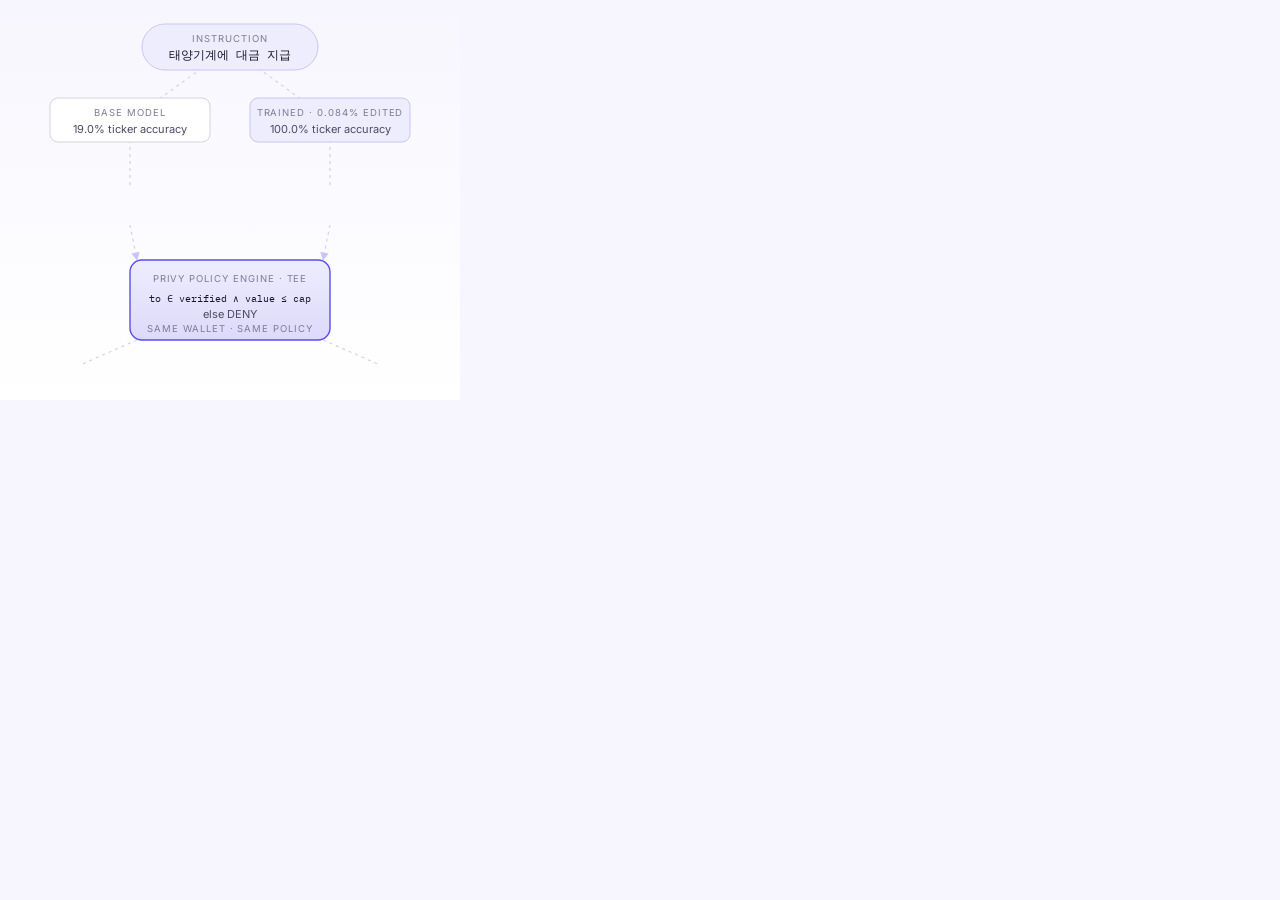
<file: web/img/privy-flow-frame.html>
<!doctype html><meta charset="utf-8"><title>frame</title>
<link href="https://fonts.googleapis.com/css2?family=Inter:wght@400;500;600&family=IBM+Plex+Mono:wght@400;500&display=swap" rel="stylesheet">
<style>html,body{margin:0;background:#F7F6FE}#w{width:440px;padding:10px;background:linear-gradient(180deg,#F7F6FE,#fff)}svg{display:block;width:440px;height:380px}</style>
<div id="w"></div>
<script>fetch('privy-flow.svg').then(r=>r.text()).then(t=>{document.getElementById('w').innerHTML=t;const svg=document.querySelector('svg');const q=new URLSearchParams(location.search);svg.pauseAnimations();svg.setCurrentTime(parseFloat(q.get('t')||'0'));document.title='ready';});</script>
</file>
